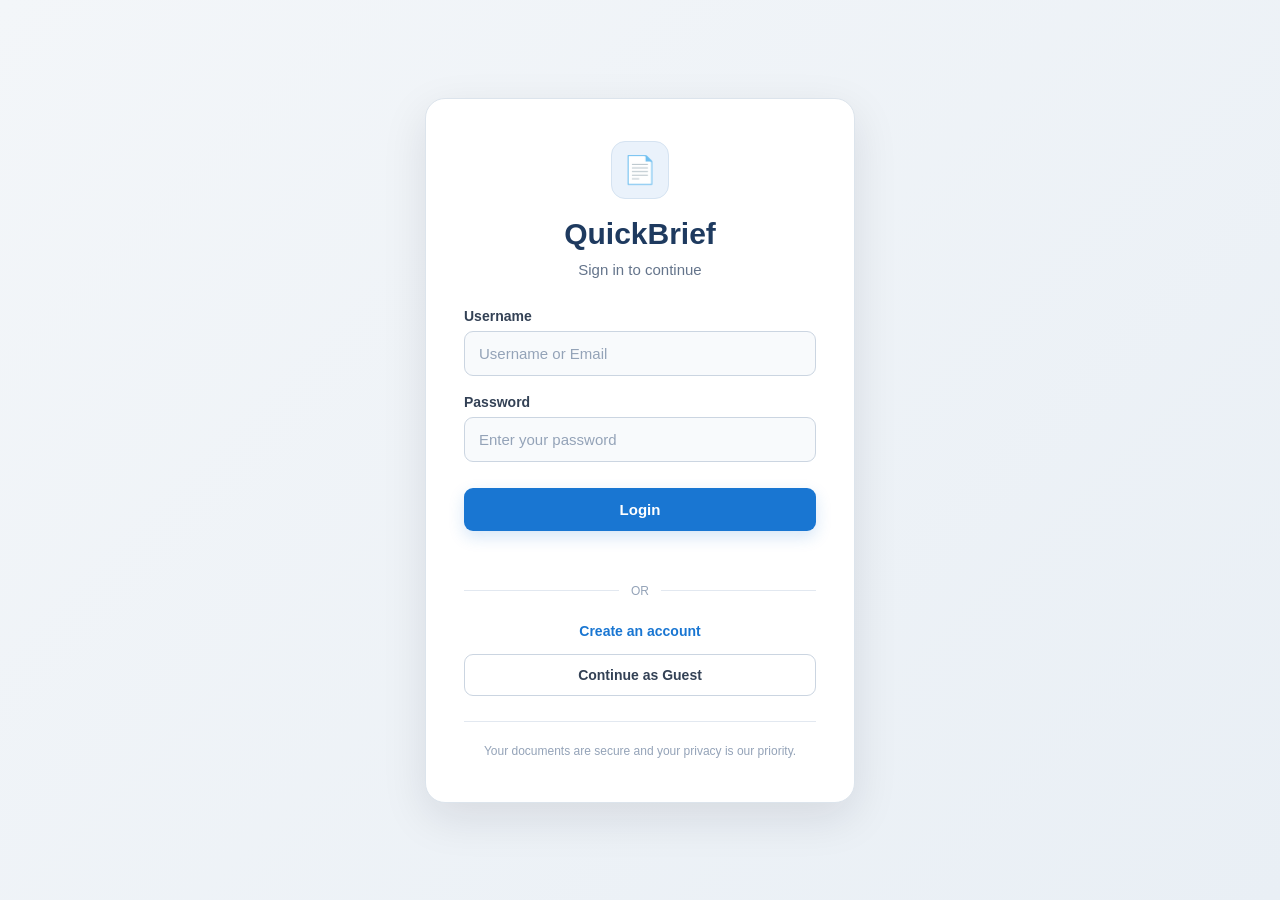
<file: frontend/pages/login.html>
<!DOCTYPE html>

<html lang="en">

<head>

    <meta charset="UTF-8">

    <meta
        name="viewport"
        content="width=device-width, initial-scale=1.0"
    >

    <title>Login - Document Summarizer</title>

    <link
        rel="stylesheet"
        href="../css/login.css"
    >

</head>


<body>


    <div class="login-container">


        <div class="login-box">


            <!-- LOGO -->

            <div class="logo">
                📄
            </div>


            <!-- TITLE -->

            <h1>
                QuickBrief
            </h1>


            <p class="login-subtitle">
                Sign in to continue
            </p>


            <!-- USERNAME -->

            <div class="input-group">

                <label for="username">
                    Username
                </label>

                <input
                    type="text"
                    id="username"
                    placeholder="Username or Email"
                >

            </div>


            <!-- PASSWORD -->

            <div class="input-group">

                <label for="password">
                    Password
                </label>

                <input
                    type="password"
                    id="password"
                    placeholder="Enter your password"
                >

            </div>


            <!-- LOGIN -->

            <button
                type="button"
                id="loginBtn"
                class="login-btn"
            >
                Login
            </button>


            <!-- MESSAGE -->

            <p
                id="loginMessage"
                class="login-message"
            ></p>


            <!-- DIVIDER -->

            <div class="divider">

                <span>
                    OR
                </span>

            </div>


            <!-- CREATE ACCOUNT -->

            <a
                href="/pages/register.html"
                class="register-link"
            >
                Create an account
            </a>


            <!-- GUEST -->

            <a
                href="/pages/app.html"
                class="guest-btn"
            >
                Continue as Guest
            </a>


            <!-- PRIVACY -->

            <p class="privacy-text">
                Your documents are secure and your privacy is our priority.
            </p>


        </div>


    </div>


    <script src="../js/login.js"></script>


</body>

</html>
</file>
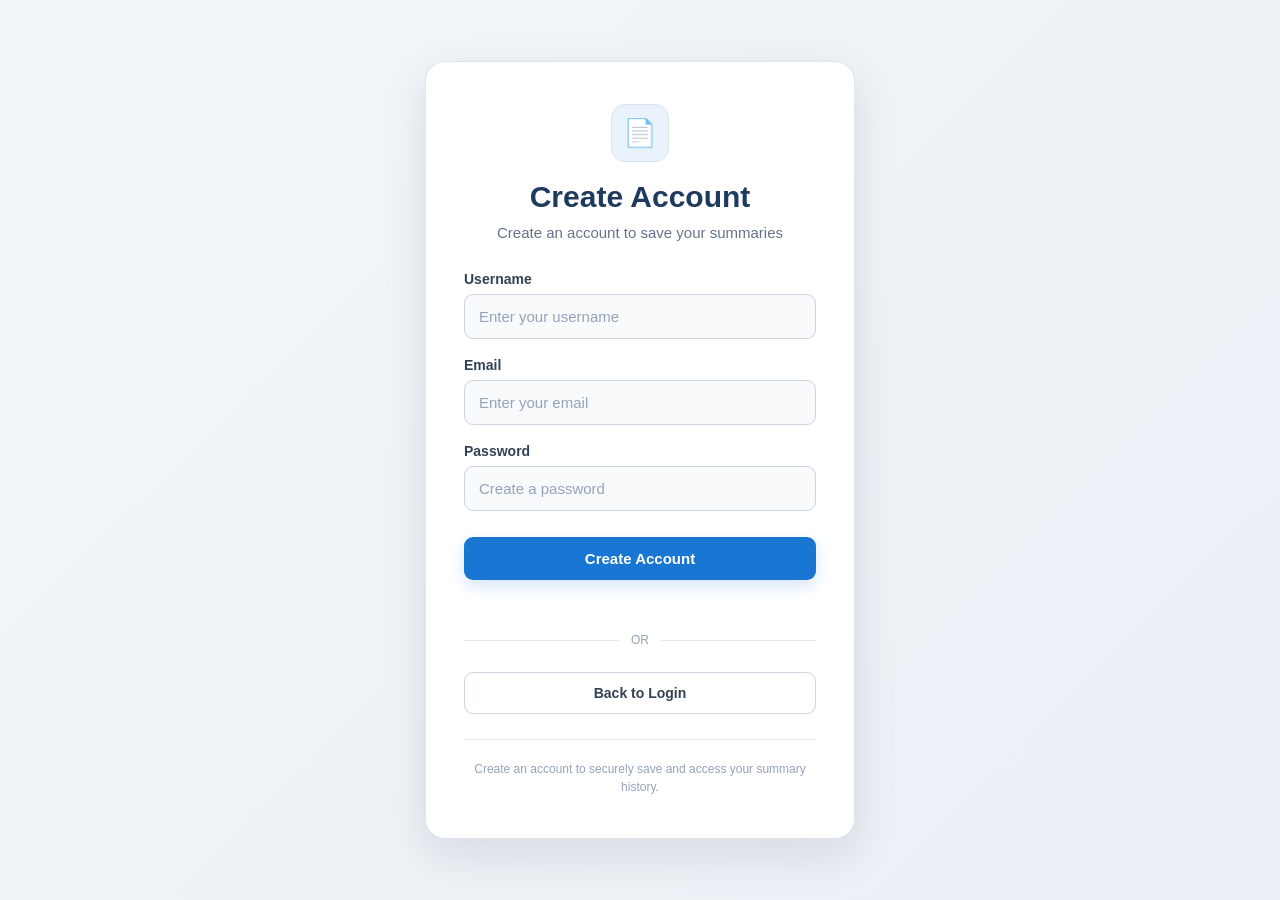
<file: frontend/pages/register.html>
<!DOCTYPE html>

<html lang="en">

<head>

    <meta charset="UTF-8">

    <meta
        name="viewport"
        content="width=device-width, initial-scale=1.0"
    >

    <title>Create Account - Document Summarizer</title>

    <link
        rel="stylesheet"
        href="../css/login.css"
    >

</head>


<body>


    <div class="login-container">


        <div class="login-box">


            <!-- LOGO -->

            <div class="logo">
                📄
            </div>


            <!-- TITLE -->

            <h1>
                Create Account
            </h1>


            <!-- SUBTITLE -->

            <p class="login-subtitle">
                Create an account to save your summaries
            </p>


            <!-- USERNAME -->

            <div class="input-group">

                <label for="registerUsername">
                    Username
                </label>

                <input
                    type="text"
                    id="registerUsername"
                    placeholder="Enter your username"
                >

            </div>


            <!-- EMAIL -->

            <div class="input-group">

                <label for="registerEmail">
                    Email
                </label>

                <input
                    type="email"
                    id="registerEmail"
                    placeholder="Enter your email"
                >

            </div>


            <!-- PASSWORD -->

            <div class="input-group">

                <label for="registerPassword">
                    Password
                </label>

                <input
                    type="password"
                    id="registerPassword"
                    placeholder="Create a password"
                >

            </div>


            <!-- CREATE ACCOUNT BUTTON -->

            <button
                type="button"
                id="registerBtn"
                class="login-btn"
            >
                Create Account
            </button>


            <!-- MESSAGE -->

            <p
                id="registerMessage"
                class="login-message"
            ></p>


            <!-- DIVIDER -->

            <div class="divider">

                <span>
                    OR
                </span>

            </div>


            <!-- BACK TO LOGIN -->

            <a
                href="login.html"
                class="guest-btn"
            >
                Back to Login
            </a>


            <!-- PRIVACY TEXT -->

            <p class="privacy-text">
                Create an account to securely save and access your summary history.
            </p>


        </div>


    </div>


    <script src="../js/register.js"></script>


</body>

</html>
</file>
<file: frontend/css/login.css>
/* ========================================
   RESET
======================================== */

* {
    box-sizing: border-box;
}


/* ========================================
   BODY
======================================== */

html,
body {
    margin: 0;
    padding: 0;
    width: 100%;
    min-height: 100%;
}


body {
    min-height: 100vh;

    font-family:
        Arial,
        Helvetica,
        sans-serif;

    background:
        linear-gradient(
            135deg,
            #f3f6f9,
            #e9eff5
        );

    color: #1f2937;
}


/* ========================================
   MAIN CONTAINER
======================================== */

.login-container {
    width: 100%;
    min-height: 100vh;

    display: flex;

    justify-content: center;
    align-items: center;

    padding: 25px;
}


/* ========================================
   LOGIN / REGISTER CARD
======================================== */

.login-box {
    width: 100%;
    max-width: 430px;

    padding: 42px 38px;

    background: #ffffff;

    border: 1px solid #dce4ec;

    border-radius: 20px;

    box-shadow:
        0 15px 45px
        rgba(15, 23, 42, 0.10);

    text-align: center;
}


/* ========================================
   LOGO
======================================== */

.logo {
    width: 58px;
    height: 58px;

    margin: 0 auto 18px;

    display: flex;

    align-items: center;
    justify-content: center;

    background: #eaf2fb;

    border: 1px solid #d5e3f1;

    border-radius: 14px;

    font-size: 27px;
}


/* ========================================
   TITLE
======================================== */

.login-box h1 {
    margin: 0;

    font-size: 30px;
    font-weight: 700;

    color: #1e3a5f;
}


/* ========================================
   SUBTITLE
======================================== */

.login-subtitle {
    margin: 10px 0 30px;

    font-size: 15px;

    color: #64748b;
}


/* ========================================
   INPUT GROUP
======================================== */

.input-group {
    margin-bottom: 18px;

    text-align: left;
}


.input-group label {
    display: block;

    margin-bottom: 7px;

    font-size: 14px;
    font-weight: 600;

    color: #334155;
}


/* ========================================
   INPUT
======================================== */

.input-group input {
    width: 100%;

    padding: 13px 14px;

    border: 1px solid #cbd5e1;

    border-radius: 9px;

    outline: none;

    background: #f8fafc;

    font-size: 15px;

    color: #1f2937;

    transition:
        border-color 0.2s ease,
        box-shadow 0.2s ease,
        background 0.2s ease;
}


.input-group input::placeholder {
    color: #94a3b8;
}


.input-group input:focus {
    background: #ffffff;

    border-color: #1976d2;

    box-shadow:
        0 0 0 3px
        rgba(25, 118, 210, 0.12);
}


/* ========================================
   LOGIN / CREATE ACCOUNT BUTTON
======================================== */

.login-btn {
    width: 100%;

    margin-top: 8px;

    padding: 13px;

    border: none;

    border-radius: 9px;

    background: #1976d2;

    color: #ffffff;

    font-size: 15px;
    font-weight: 600;

    cursor: pointer;

    box-shadow:
        0 6px 16px
        rgba(25, 118, 210, 0.18);

    transition:
        background 0.2s ease,
        transform 0.15s ease,
        box-shadow 0.2s ease;
}


.login-btn:hover {
    background: #1565c0;

    box-shadow:
        0 8px 20px
        rgba(25, 118, 210, 0.25);

    transform: translateY(-1px);
}


.login-btn:active {
    transform: scale(0.98);
}


.login-btn:disabled {
    opacity: 0.7;

    cursor: not-allowed;

    transform: none;
}


/* ========================================
   LOGIN MESSAGE
======================================== */

.login-message {
    min-height: 18px;

    margin: 10px 0 0;

    font-size: 13px;

    color: #dc2626;
}


/* ========================================
   DIVIDER
======================================== */

.divider {
    display: flex;

    align-items: center;

    gap: 12px;

    margin: 25px 0;
}


.divider::before,
.divider::after {
    content: "";

    flex: 1;

    height: 1px;

    background: #e2e8f0;
}


.divider span {
    font-size: 12px;

    color: #94a3b8;
}


/* ========================================
   CREATE ACCOUNT LINK
======================================== */

.register-link {
    display: block;

    margin-bottom: 15px;

    color: #1976d2;

    font-size: 14px;
    font-weight: 600;

    text-decoration: none;
}


.register-link:hover {
    color: #1565c0;

    text-decoration: underline;
}


/* ========================================
   GUEST / BACK TO LOGIN BUTTON
======================================== */

.guest-btn {
    display: block;

    width: 100%;

    padding: 12px;

    border: 1px solid #cbd5e1;

    border-radius: 9px;

    background: #ffffff;

    color: #334155;

    font-size: 14px;
    font-weight: 600;

    text-decoration: none;

    transition:
        background 0.2s ease,
        border-color 0.2s ease,
        transform 0.15s ease;
}


.guest-btn:hover {
    background: #f1f5f9;

    border-color: #94a3b8;

    transform: translateY(-1px);
}


.guest-btn:active {
    transform: scale(0.98);
}


/* ========================================
   PRIVACY TEXT
======================================== */

.privacy-text {
    margin: 25px 0 0;

    padding-top: 20px;

    border-top: 1px solid #e2e8f0;

    font-size: 12px;

    line-height: 18px;

    color: #94a3b8;
}


/* ========================================
   MOBILE
======================================== */

@media (max-width: 500px) {

    .login-container {
        padding: 15px;
    }


    .login-box {
        padding: 32px 24px;

        border-radius: 16px;
    }


    .login-box h1 {
        font-size: 25px;
    }

}
</file>
